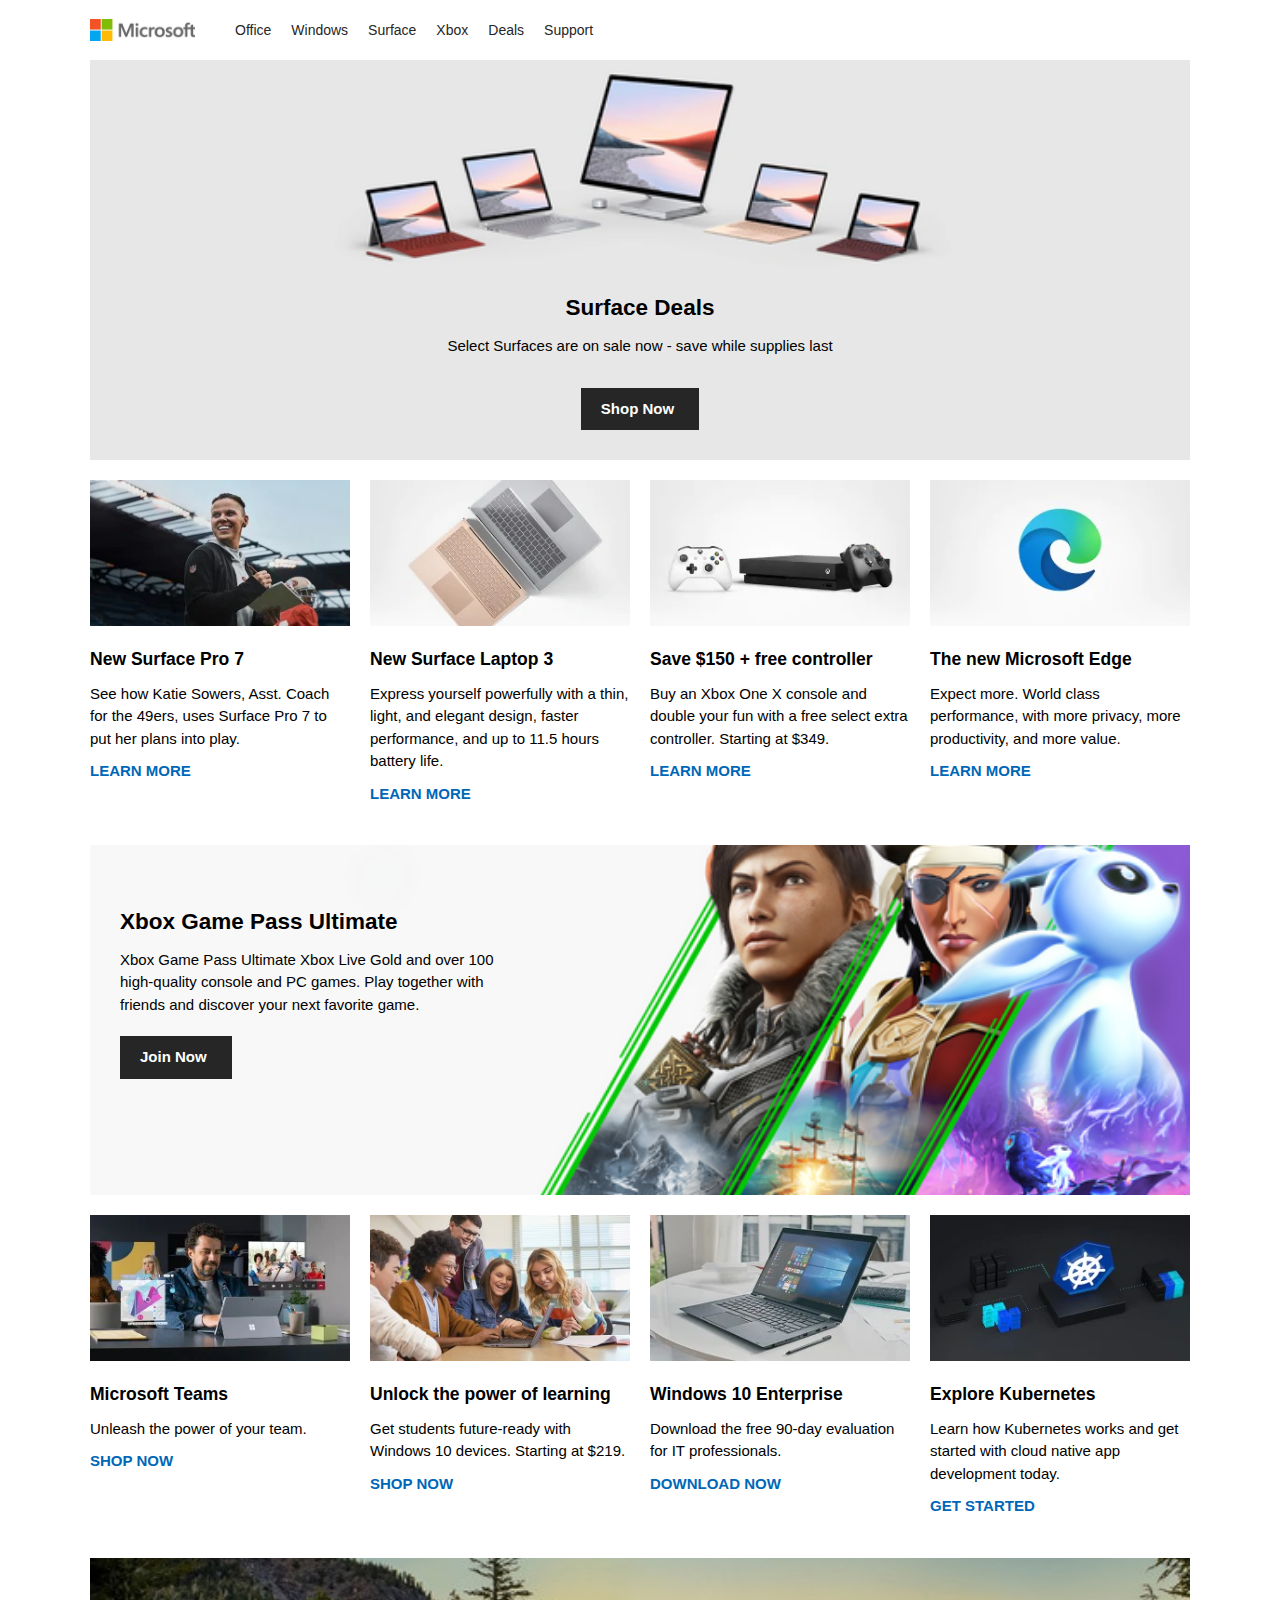
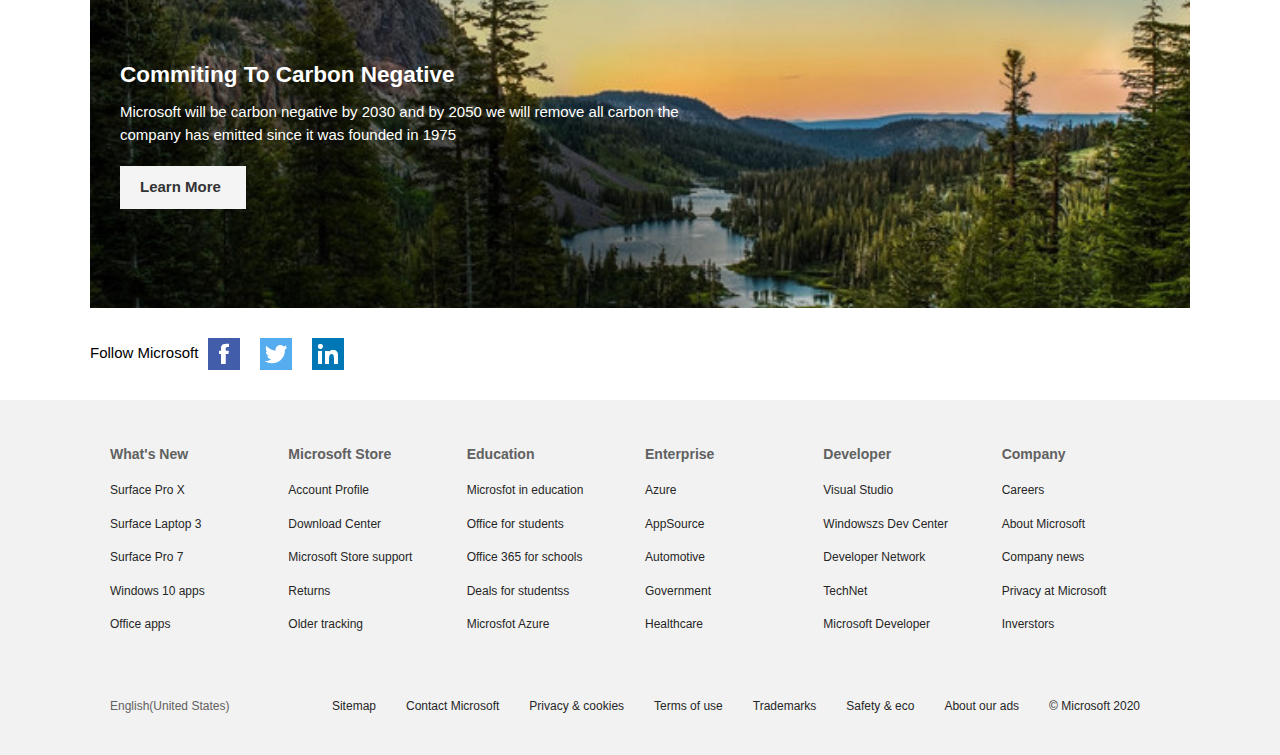
<file: Microsoft  HomePage/index.html>
<html lang="en">
    <head>
        <meta charset="UTF-8">
        <meta name="viewport" content="width=device-width, initial-scale=1.0">
        <link rel="icon" href="./img/microsoft.png">
        <link rel="stylesheet" href="https://pro.fontawesome.com/releases/v5.10.0/css/all.css" integrity="sha384-AYmEC3Yw5cVb3ZcuHtOA93w35dYTsvhLPVnYs9eStHfGJvOvKxVfELGroGkvsg+p" crossorigin="anonymous"/>
        <link rel="stylesheet" href="./css/style.css">
        <title>Microsoft Office Homepage</title>
    </head>
    <body>
        <div class="container">
            <!-- NAV -->
            <nav class="main-nav">
                <img src="./img/logo.png" alt="Microsoft" class="logo">

                <ul class="main-menu">
                    <li><a href="">Office</a></li>
                    <li><a href="">Windows</a></li>
                    <li><a href="">Surface</a></li>
                    <li><a href="">Xbox</a></li>
                    <li><a href="">Deals</a></li>
                    <li><a href="">Support</a></li>
                </ul>

                <ul class="right-menu">
                    <li>
                        <a href="">
                            <i class="fas fa-search"></i>
                        </a>
                    </li>
                    <li>
                        <a href="">
                            <i class="fas fa-shopping-cart"></i>
                        </a>
                    </li>
                </ul>
            </nav>
            <!-- Showcase -->
            <header class="showcase">
                <h2>Surface Deals</h2>
                <p>Select Surfaces are on sale now - save while supplies last</p>
                <a href="#" class="btn">
                    Shop Now
                    <i class="fas fa-chevron-right"></i>
                </a>
            </header>

            <!-- Home Card 1 -->
            <section class="home-cards">
                <div>
                    <img src="./img/card1.png" alt="">
                    <h3>New Surface Pro 7</h3>
                    <p>
                        See how Katie Sowers, Asst. Coach for the 49ers, uses Surface Pro 7
                        to put her plans into play.
                    </p>
                    <a href="#">Learn More <i class="fas fa-chevron-right"></i></a>
                </div>

                <div>
                    <img src="./img/card2.png" alt="">
                    <h3>New Surface Laptop 3</h3>
                    <p>
                        Express yourself powerfully with a thin, light, and elegant design,
                        faster performance, and up to 11.5 hours battery life.
                    </p>
                    <a href="#">Learn More <i class="fas fa-chevron-right"></i></a>
                </div>

                <div>
                    <img src="./img/card3.png" alt="">
                    <h3>Save $150 + free controller</h3>
                    <p>
                        Buy an Xbox One X console and double your fun with a free select
                        extra controller. Starting at $349.
                    </p>
                    <a href="#">Learn More <i class="fas fa-chevron-right"></i></a>
                </div>

                <div>
                    <img src="./img/card4.png" alt="">
                    <h3>The new Microsoft Edge</h3>
                    <p>
                        Expect more. World class performance, with more privacy, more
                        productivity, and more value.
                    </p>
                    <a href="#">Learn More <i class="fas fa-chevron-right"></i></a>
                </div>
            </section>

            <section class="xbox">
                <div class="content">
                    <h2>Xbox Game Pass Ultimate</h2>
                    <p>
                        Xbox Game Pass Ultimate Xbox Live Gold and over 100 high-quality
                        console and PC games. Play together with friends and discover your
                        next favorite game.
                    </p>
                    <a href="" class="btn"> Join Now <i class="fas fa-chevron-right"></i></a>
                </div>
            </section>

            <!-- Home Card 2 -->
            <section class="home-cards">
                <div>
                    <img src="./img/card5.png" alt="">
                    <h3>Microsoft Teams</h3>
                    <p>
                        Unleash the power of your team.
                    </p>
                    <a href="#">Shop Now <i class="fas fa-chevron-right"></i></a>
                </div>

                <div>
                    <img src="./img/card6.jpg" alt="">
                    <h3>Unlock the power of learning</h3>
                    <p>
                        Get students future-ready with Windows 10 devices. Starting at $219.
                    </p>
                    <a href="#">Shop Now <i class="fas fa-chevron-right"></i></a>
                </div>

                <div>
                    <img src="./img/card7.png" alt="">
                    <h3>Windows 10 Enterprise</h3>
                    <p>
                        Download the free 90-day evaluation for IT professionals.
                    </p>
                    <a href="#">Download Now <i class="fas fa-chevron-right"></i></a>
                </div>

                <div>
                    <img src="./img/card8.png" alt="">
                    <h3>Explore Kubernetes</h3>
                    <p>
                        Learn how Kubernetes works and get started with cloud native app development today.
                    </p>
                    <a href="#">Get Started <i class="fas fa-chevron-right"></i></a>
                </div>
            </section>

            <section class="carbon dark">
                <div class="content">
                    <h2>Commiting To Carbon Negative</h2>
                    <p>Microsoft will be carbon negative by 2030 and by 2050 we will remove
                        all carbon the company has emitted since it was founded in 1975</p>
                    <a href="#" class="btn">
                        Learn More <i class="fas fa-chevron-right"></i>
                    </a>
                </div>
            </section>
            <section class="follow">
                <p>Follow Microsoft</p>
                <a href="#">
                    <img src="../Microsoft  HomePage/img/social-fb.png" alt="Facebook">
                </a>
                <a href="#">
                    <img src="./img/social-twitter.png" alt="Twitter">
                </a>
                <a href="#"">
                    <img src="./img/social-linkedin.png" alt="Linkedin">
                </a>
            </section>
        </div>

        <section class="links">
            <div class="links-inner">
                <ul>
                    <li><h3>What's New</h3></li>
                    <li><a href="#">Surface Pro X</a></li>
                    <li><a href="#">Surface Laptop 3</a></li>
                    <li><a href="#">Surface Pro 7</a></li>
                    <li><a href="#">Windows 10 apps</a></li>
                    <li><a href="#">Office apps</a></li>
                  </ul>
                  <ul>
                    <li><h3>Microsoft Store</h3></li>
                    <li><a href="#">Account Profile</a></li>
                    <li><a href="#">Download Center</a></li>
                    <li><a href="#">Microsoft Store support</a></li>
                    <li><a href="#">Returns</a></li>
                    <li><a href="#">Older tracking</a></li>
                  </ul>
                  <ul>
                    <li><h3>Education</h3></li>
                    <li><a href="#">Microsfot in education</a></li>
                    <li><a href="#">Office for students</a></li>
                    <li><a href="#">Office 365 for schools</a></li>
                    <li><a href="#">Deals for studentss</a></li>
                    <li><a href="#">Microsfot Azure</a></li>
                  </ul>
                  <ul>
                    <li><h3>Enterprise</h3></li>
                    <li><a href="#">Azure</a></li>
                    <li><a href="#">AppSource</a></li>
                    <li><a href="#">Automotive</a></li>
                    <li><a href="#">Government</a></li>
                    <li><a href="#">Healthcare</a></li>
                  </ul>
                  <ul>
                    <li><h3>Developer</h3></li>
                    <li><a href="#">Visual Studio</a></li>
                    <li><a href="#">Windowszs Dev Center</a></li>
                    <li><a href="#">Developer Network</a></li>
                    <li><a href="#">TechNet</a></li>
                    <li><a href="#">Microsoft Developer</a></li>
                  </ul>
                  <ul>
                    <li><h3>Company</h3></li>
                    <li><a href="#">Careers</a></li>
                    <li><a href="#">About Microsoft</a></li>
                    <li><a href="#">Company news</a></li>
                    <li><a href="#">Privacy at Microsoft</a></li>
                    <li><a href="#">Inverstors</a></li>
                  </ul>
            </div>
        </section>

        <footer class="footer">
            <div class="footer-inner">
                <div>
                    <i class="fas fa-globe fa"></i>
                    English(United States)
                </div>
                <ul>
                    <li><a href="#">Sitemap</a></li>
                    <li><a href="#">Contact Microsoft</a></li>
                    <li><a href="#">Privacy & cookies</a></li>
                    <li><a href="#">Terms of use</a></li>
                    <li><a href="#">Trademarks</a></li>
                    <li><a href="#">Safety & eco</a></li>
                    <li><a href="#">About our ads</a></li>
                    <li><a href="#">&copy; Microsoft 2020</a></li>
                  </ul>
            </div>
        </footer>

    </body>
</html>
</file>
<file: Microsoft  HomePage/css/style.css>
*{
    margin: 0;
    padding: 0;
    box-sizing: border-box;
}

body{
    font-family: 'Segoe UI', Tahoma, Geneva, Verdana, sans-serif;
    background: #FFF;
    color: #000;
    font-size: 15px;
    line-height: 1.5;
}

a{
    color: #262626;
    text-decoration: none;
}

ul{
    list-style: none;
}

.btn{
    font-weight: bold;
    cursor: pointer;
    display: inline-block;
    background: #262626;
    color: #FFF;
    padding: 10px 20px;
    font-size: 15px;
}

.dark{
    color: #FFF;
}

.dark .btn{
    background: #F4F4F4;
    color: #333;
}

.btn:hover{
    opacity: 0.9;
}

.btn i{
    margin-left: 5px;
}

.container{
    width: 90%;
    max-width: 1100px;
    margin: auto;
}

/* NAV */

.main-nav{
    display: flex;
    justify-content: space-between;
    align-items: center;
    height: 60px;
    padding: 20px 0;
    font-size: 14px;
}

.main-nav ul li{
    list-style: none;
    padding: 0 10px;
}

.main-nav ul.main-menu li a{
    padding-bottom: 2px 0;
}

.main-nav ul.main-menu li a:hover{
    border-bottom: 2px solid #262626;
}

.main-nav ul{
    display: flex;
}

.main-nav .main-menu{
    flex: 1;
    margin-left: 30px;
}

.main-nav .logo{
    width: 105px;
}

/* Showcase */



.showcase{
    display: flex;
    flex-direction: column;
    align-items: center;
    justify-content: flex-end;
    margin-bottom: 20px;
    padding-bottom: 30px;
    background: url("../img/slide1.png") no-repeat center center/cover;
    width: 100%;
    height: 400px;
}

.showcase h2, .showcase p{
    margin-bottom: 10px;
}

.showcase .btn{
    margin-top: 20px;
}

/* Home Cards */

.home-cards{
    display: grid;
    grid-template-columns: repeat(4, 1fr);
    gap: 20px;
    margin-bottom: 40px;
}

.home-cards img{
    width: 100%;
    margin-bottom: 20px;
}

.home-cards h3{
    margin-bottom: 10px;
}

.home-cards a{
    padding-top: 10px;
    display: inline-block;
    text-transform: uppercase;
    color: #0067B8;
    font-weight: bold;
}

.home-cards a i{
    transition: all 0.069s;
}

.home-cards a:hover i{
    margin-left: 5px;
}

/* XBOX */

.xbox{
    background: url("../img/xbox.png") no-repeat center center/cover;
    height: 350px;
    padding: 10px 0 20px;
    width: 100%;
    margin-bottom: 20px;
}

.xbox .content{
    width: 40%;
    padding: 50px 0 0 30px;
}

.xbox p, .carbon p{
    margin: 10px 0 20px;
}

/* Carbon */

.carbon{
    background: url('../img/carbon.jpg') no-repeat center center/cover;
    width: 100%;
    height: 350px;
}

.carbon .content{
    width: 55%;
    padding: 100px 0 0 30px;
}

/* Follow */

.follow{
    display: flex;
    align-items: center;
    justify-content: flex-start;
    margin: 30px 0;
}

.follow *{
    margin-right: 10px;
}

/* Links */

.links{
    background: #F2F2F2;
    color: #616161;
    font-size: 12px;
    padding: 35px 0;
}

.links-inner{
    display: grid;
    grid-template-columns: repeat(6, 1fr);
    max-width: 1100px;
    margin: 0 auto;
    line-height: 2.8;
    gap: 10px;
    padding: 0 20px;
}

/* Footer */

.footer{
    font-size: 12px;
    background: #F2F2F2;
    color: #616161;
    padding: 20px 0;
}

.footer-inner{
    margin: 0 auto;
    max-width: 1100px;
    display: flex;
    justify-content: space-between;
    padding: 0 20px 0 20px;
}

.footer-inner div{
    margin-bottom: 20px;
}

.footer-inner ul{
    display: flex;
    flex-wrap: wrap;
}

.footer-inner li{
    margin-right: 30px;
    margin-bottom: 20px;
}
</file>
